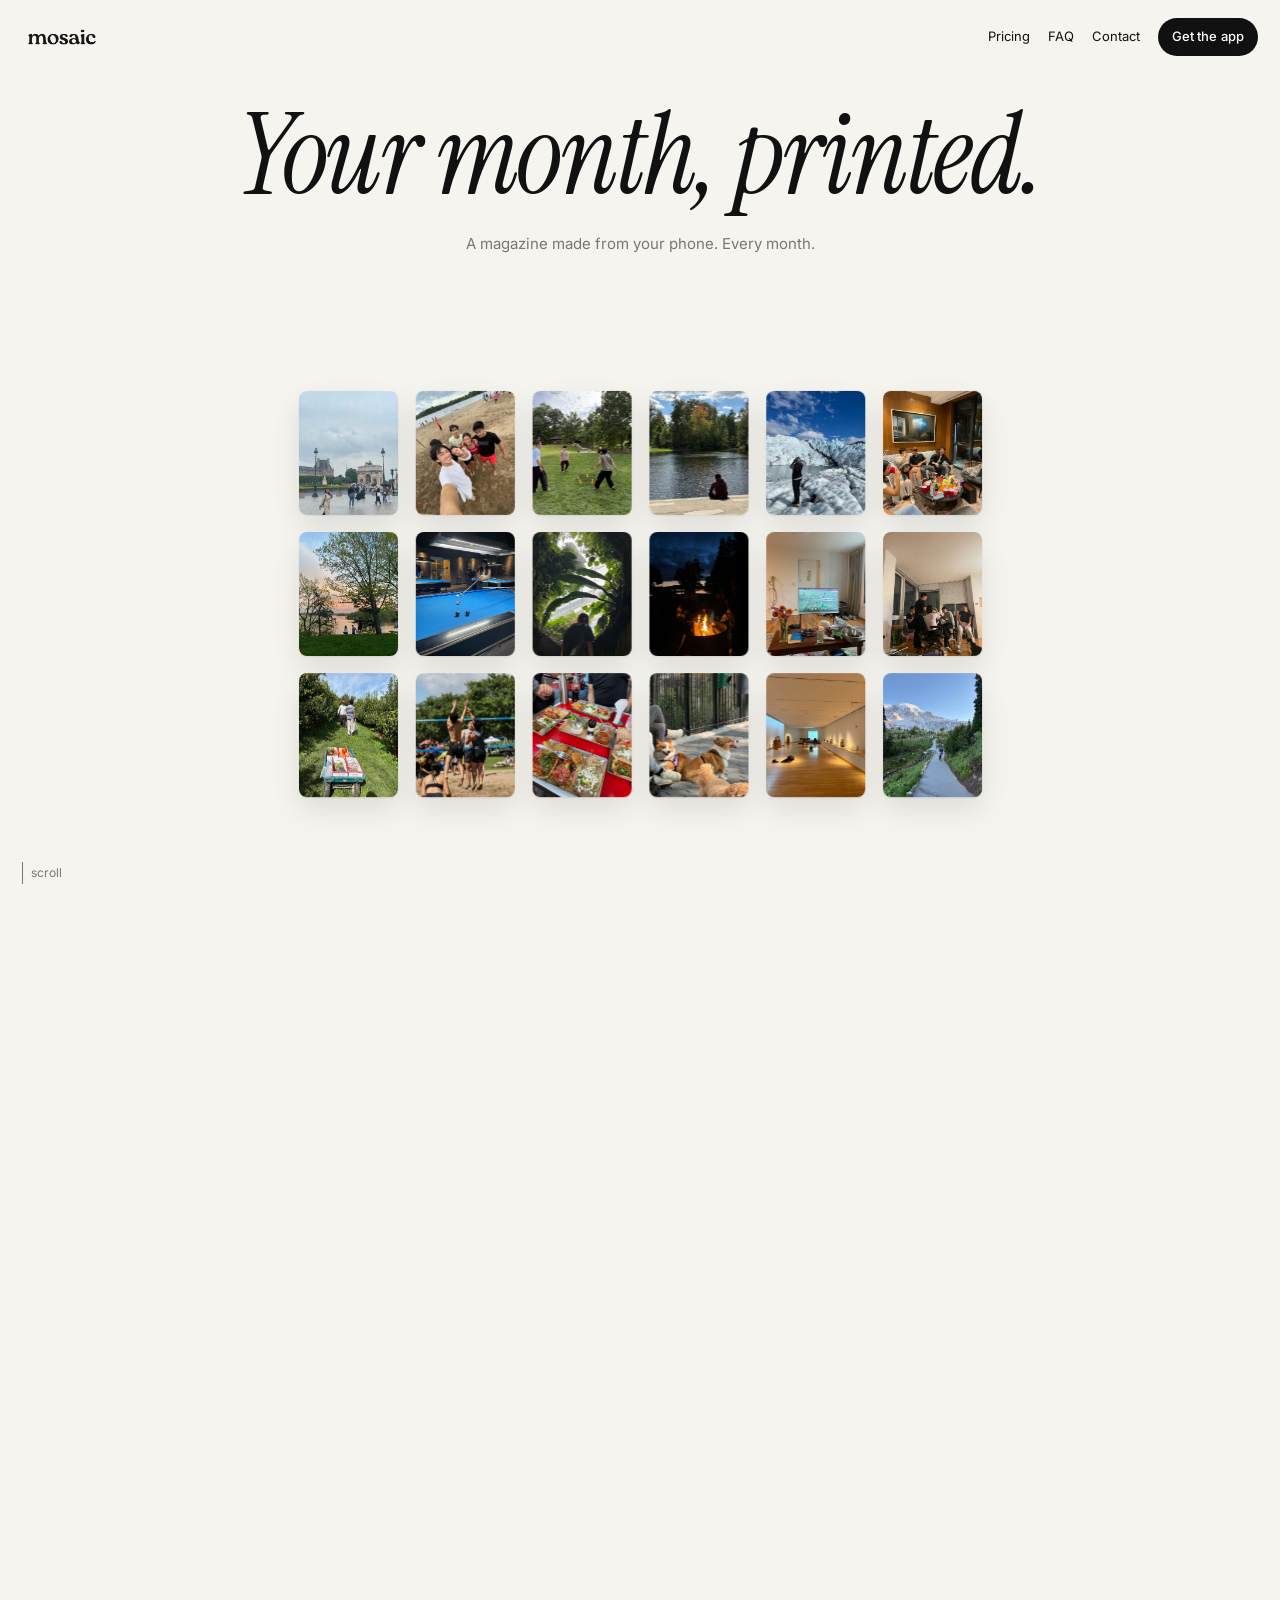
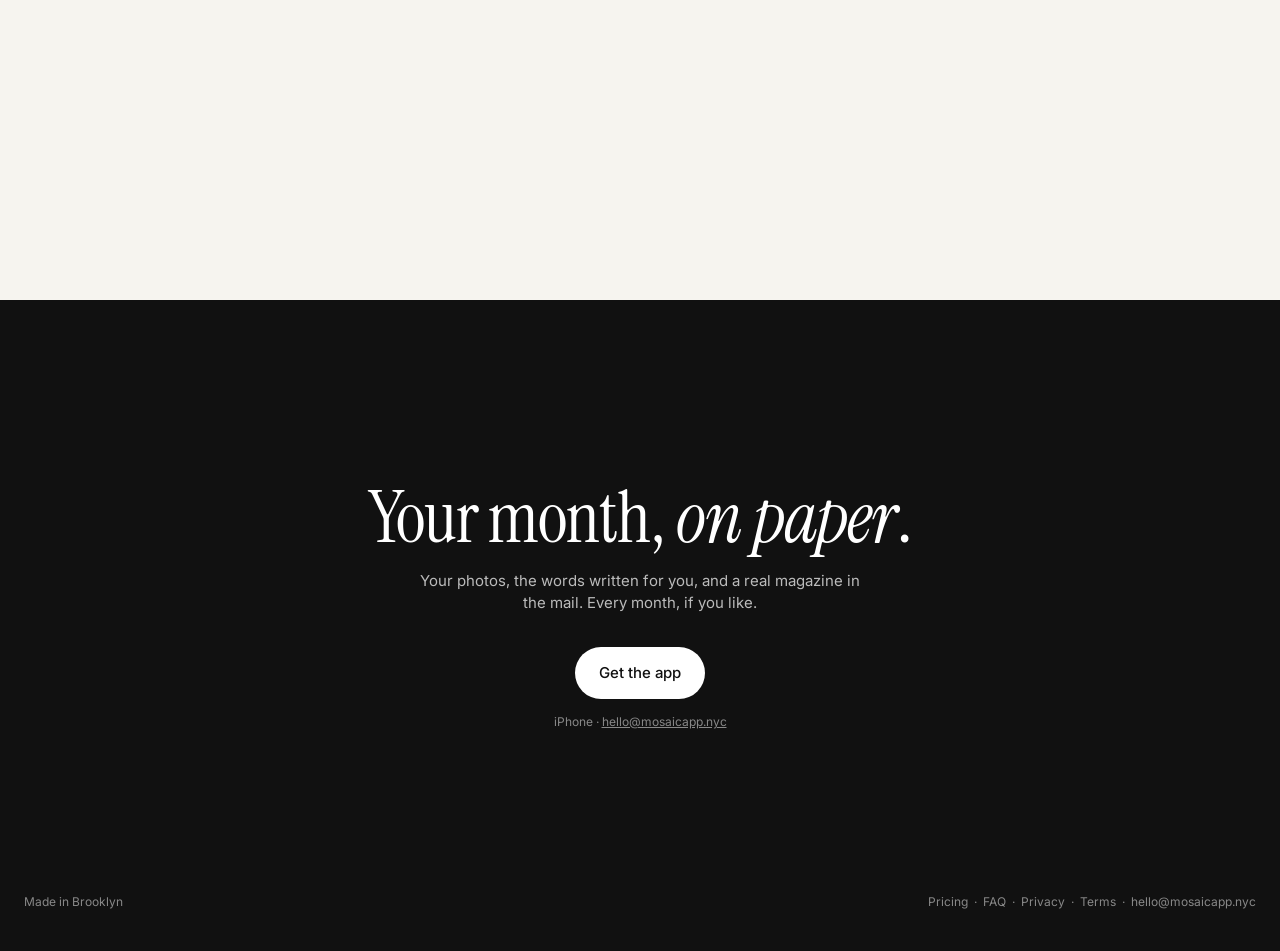
<file: index.html>
<!doctype html>
<html lang="en">
<head>
<meta charset="utf-8">
<meta name="viewport" content="width=device-width, initial-scale=1, viewport-fit=cover">
<title>Mosaic — your month, printed</title>
<meta name="description" content="Pick 30 photos from your month. The words are written for you. A real magazine arrives at your door.">
<meta property="og:title" content="Mosaic — your month, printed">
<meta property="og:description" content="Pick 30 photos. The words are written for you. A magazine arrives at your door.">
<link rel="preconnect" href="https://fonts.googleapis.com">
<link href="https://fonts.googleapis.com/css2?family=Inter:wght@400;500;600&family=Instrument+Serif:ital@0;1&display=swap" rel="stylesheet">
<style>
  :root {
    --ink: #111; --muted: #777; --paper: #f6f4ef; --line: rgba(0,0,0,.08);
    --vh: 100vh;
  }
  * { box-sizing: border-box; }
  html { scroll-behavior: auto; -webkit-text-size-adjust: 100%; }
  body { margin: 0; background: var(--paper); color: var(--ink); font: 16px/1.5 Inter, -apple-system, Helvetica, Arial, sans-serif; overflow-x: hidden; }
  body.ready { }

  /* The scroll track: two full cycles, so a wrap is never visible. */
  #track { position: relative; }
  #stage { position: sticky; top: 0; height: 100vh; height: 100dvh; overflow: hidden; }

  /* Top bar */
  header { position: fixed; inset: 0 0 auto 0; z-index: 20; display: flex; align-items: center; justify-content: space-between;
           padding: 18px 22px; pointer-events: none; }
  header img { height: 22px; width: auto; pointer-events: auto; }
  header nav { display: flex; gap: 18px; align-items: center; pointer-events: auto; font-size: 13px; }
  header nav a { color: var(--ink); text-decoration: none; }
  header nav .cta { background: var(--ink); color: #fff; padding: 9px 14px; border-radius: 999px; font-weight: 500; letter-spacing: .01em; }
  /* Over the dark ending, the bar turns white. */
  header.dark img { filter: invert(1); }
  header.dark nav a { color: #fff; }
  header.dark nav .cta { background: #fff; color: var(--ink); }
  header img, header nav a { transition: filter .3s, color .3s, background .3s; }
  .hint { position: fixed; left: 22px; bottom: 16px; z-index: 20; display: flex; align-items: center; gap: 8px; font-size: 12px; color: var(--muted); transition: opacity .4s; }
  .hint i { display: inline-block; width: 1px; height: 22px; background: var(--muted); animation: drop 1.6s ease-in-out infinite; }
  /* The end of the page: a plain section after the story. */
  #end { position: relative; background: var(--ink); color: #fff; padding: 20vh 24px 40px; text-align: center; }
  #end h2 { font: 400 clamp(34px, 6vw, 72px)/1.05 'Instrument Serif', Georgia, serif; letter-spacing: -0.015em; margin: 0 0 14px; }
  #end h2 i { font-style: italic; }
  #end p { color: #bbb; margin: 0 auto 32px; max-width: 460px; font-size: 15px; }
  #end .cta { display: inline-block; background: #fff; color: var(--ink); text-decoration: none; padding: 15px 24px; border-radius: 999px; font-weight: 500; font-size: 15px; }
  #end small { display: block; margin-top: 14px; color: #888; font-size: 12px; }
  #end footer { margin-top: 18vh; display: flex; justify-content: space-between; font-size: 12px; color: #888; }
  #end footer a { color: #888; text-decoration: none; }
  @keyframes drop { 0% { transform: scaleY(0); transform-origin: top; opacity: 0 } 40% { transform: scaleY(1); opacity: 1 } 100% { transform: scaleY(0); transform-origin: bottom; opacity: 0 } }

  /* Words */
  .words { position: absolute; left: 0; right: 0; top: 11vh; text-align: center; padding: 0 20px; pointer-events: none; }
  .words h1, .words h2 { position: absolute; left: 0; right: 0; margin: 0; padding: 0 20px; opacity: 0; will-change: transform, opacity; }
  .words h1 { font: italic 400 clamp(46px, 9vw, 112px)/1 'Instrument Serif', Georgia, serif; letter-spacing: -0.02em; }
  .words h2 { font: 400 clamp(30px, 5.2vw, 62px)/1.06 'Instrument Serif', Georgia, serif; letter-spacing: -0.015em; }
  .words h2 i { font-style: italic; }
  .words .step { display: block; font: 500 11px/1 Inter, sans-serif; letter-spacing: .22em; color: var(--muted); margin-bottom: 18px; }
  .words .or { display: block; font: 400 15px/1.4 Inter, sans-serif; letter-spacing: 0; color: var(--muted); margin-top: 16px; }
  .words p.sub { position: absolute; left: 0; right: 0; top: 0; margin: 0; padding: 0 20px; color: var(--muted); font-size: 15px; opacity: 0; }

  /* The scene: everything the photos become */
  #scene { position: absolute; inset: 0; }
  .tile { position: absolute; left: 50%; top: 50%; width: var(--tw); height: var(--th); margin: calc(var(--th) / -2) 0 0 calc(var(--tw) / -2);
          border-radius: 8px; background: #ddd center/cover no-repeat; box-shadow: 0 1px 2px rgba(0,0,0,.08), 0 12px 30px rgba(0,0,0,.10);
          will-change: transform, opacity; transform-origin: center; overflow: hidden; }
  .tile::after { content: ""; position: absolute; inset: 0; background: url("data:image/svg+xml;utf8,<svg xmlns='http://www.w3.org/2000/svg' width='120' height='120'><filter id='n'><feTurbulence baseFrequency='.9' numOctaves='2' stitchTiles='stitch'/><feColorMatrix values='0 0 0 0 0 0 0 0 0 0 0 0 0 0 0 0 0 0 .12 0'/></filter><rect width='120' height='120' filter='url(%23n)'/></svg>"); mix-blend-mode: multiply; opacity: .25; }
  .tile.hero { z-index: 30; }
  .counter { position: absolute; left: 50%; transform: translateX(-50%); bottom: 12vh; font: 500 12px/1 Inter, sans-serif; letter-spacing: .2em; color: var(--muted); opacity: 0; }

  /* The page: the hero photo with its words */
  .page { position: absolute; left: 50%; top: 63%; width: min(84vw, 560px); transform: translate(-50%, -50%); display: grid; grid-template-columns: 1fr; gap: 14px; opacity: 0; pointer-events: none; justify-items: center; }
  .page .photo { height: min(30vh, 300px); aspect-ratio: 4/5; width: auto; border-radius: 8px; background: #ccc center/cover; visibility: hidden; }
  .page .cap { font: italic 400 clamp(22px, 3.2vw, 34px)/1.15 'Instrument Serif', Georgia, serif; min-height: 1.2em; }
  .page .desc { font: 400 14px/1.55 Inter, sans-serif; color: #333; min-height: 4.6em; }
  .page .cursor { display: inline-block; width: 2px; height: .95em; background: var(--ink); vertical-align: -0.1em; margin-left: 2px; animation: blink 1s steps(2) infinite; }
  @keyframes blink { 50% { opacity: 0 } }
  @media (min-width: 720px) { .page { grid-template-columns: auto 1fr; gap: 32px; align-items: end; width: min(70vw, 760px); justify-items: start; } .page .photo { height: min(40vh, 400px); } }

  /* The envelope, magazine-sized, with the magazine inside it */
  .env { position: absolute; left: 50%; top: 58%; height: min(50vh, 420px); aspect-ratio: 8.5/11; width: auto; transform: translate(-50%, -50%); opacity: 0; will-change: transform, opacity; }
  .env .back { position: absolute; inset: 0; background: #d6cbb6; border-radius: 4px; box-shadow: 0 30px 60px rgba(0,0,0,.18); }
  .env .back::after { content: ""; position: absolute; left: 0; right: 0; top: 0; height: 12%; background: linear-gradient(180deg, #8f8570, #b8ad98 70%, #cdc2ad); border-radius: 4px 4px 0 0; }
  .env .front { position: absolute; inset: 0; border-radius: 4px; background: #dfd4bf; overflow: hidden;
                /* The torn edge, once the strip is gone. */
                clip-path: polygon(0% 8%, 2% 11%, 4% 8%, 6% 11%, 8% 8%, 10% 11%, 12% 8%, 14% 11%, 16% 8%, 18% 11%, 20% 8%, 22% 11%, 24% 8%, 26% 11%, 28% 8%, 30% 11%, 32% 8%, 34% 11%, 36% 8%, 38% 11%, 40% 8%, 42% 11%, 44% 8%, 46% 11%, 48% 8%, 50% 11%, 52% 8%, 54% 11%, 56% 8%, 58% 11%, 60% 8%, 62% 11%, 64% 8%, 66% 11%, 68% 8%, 70% 11%, 72% 8%, 74% 11%, 76% 8%, 78% 11%, 80% 8%, 82% 11%, 84% 8%, 86% 11%, 88% 8%, 90% 11%, 92% 8%, 94% 11%, 96% 8%, 98% 11%, 100% 8%, 100% 11%, 100% 100%, 0 100%); }
  .env .stripwrap { position: absolute; left: 0; right: 0; top: 0; height: 11.5%; z-index: 2; }
  .env .strip { position: absolute; inset: 0; background: #dfd4bf; border-radius: 4px 4px 0 0;
                clip-path: polygon(0 0, 100% 0, 100% 76%, 100% 76%, 100% 100%, 100% 76%, 98% 100%, 96% 76%, 94% 100%, 92% 76%, 90% 100%, 88% 76%, 86% 100%, 84% 76%, 82% 100%, 80% 76%, 78% 100%, 76% 76%, 74% 100%, 72% 76%, 70% 100%, 68% 76%, 66% 100%, 64% 76%, 62% 100%, 60% 76%, 58% 100%, 56% 76%, 54% 100%, 52% 76%, 50% 100%, 48% 76%, 46% 100%, 44% 76%, 42% 100%, 40% 76%, 38% 100%, 36% 76%, 34% 100%, 32% 76%, 30% 100%, 28% 76%, 26% 100%, 24% 76%, 22% 100%, 20% 76%, 18% 100%, 16% 76%, 14% 100%, 12% 76%, 10% 100%, 8% 76%, 6% 100%, 4% 76%, 2% 100%, 0 76%); }
  /* The torn-off part of the strip: it hangs from the point of the tear
     and swings up as more of it comes free. */
  .env .torn { position: absolute; left: 0; top: 0; height: 11.5%; width: 0; border-radius: 4px 0 0 0;
               background: linear-gradient(90deg, #dfd4bf 0, #dfd4bf calc(100% - 14px), #c9bda6 100%);
               clip-path: polygon(0% 24%, 2% 0, 4% 24%, 6% 0, 8% 24%, 10% 0, 12% 24%, 14% 0, 16% 24%, 18% 0, 20% 24%, 22% 0, 24% 24%, 26% 0, 28% 24%, 30% 0, 32% 24%, 34% 0, 36% 24%, 38% 0, 40% 24%, 42% 0, 44% 24%, 46% 0, 48% 24%, 50% 0, 52% 24%, 54% 0, 56% 24%, 58% 0, 60% 24%, 62% 0, 64% 24%, 66% 0, 68% 24%, 70% 0, 72% 24%, 74% 0, 76% 24%, 78% 0, 80% 24%, 82% 0, 84% 24%, 86% 0, 88% 24%, 90% 0, 92% 24%, 94% 0, 96% 24%, 98% 0, 100% 24%, 100% 0, 100% 100%, 0 100%); box-shadow: 0 10px 18px rgba(0,0,0,.18);
               transform-origin: right 40%; will-change: transform, width, opacity; z-index: 3; }
  .env .label { position: absolute; left: 10%; bottom: 10%; background: #fff; padding: 10px 12px; border-radius: 3px; font: 400 10px/1.5 Inter, sans-serif; color: #333; box-shadow: 0 1px 3px rgba(0,0,0,.15); }
  .env .label b { display: block; font-weight: 600; }
  .env .stamp { position: absolute; right: 9%; top: 17%; width: 34px; height: 40px; border: 1px dashed #8a7a5a; border-radius: 2px; font: italic 400 14px/40px 'Instrument Serif', serif; text-align: center; color: #6b5c3f; }
  .env .front, .env .back, .env .tab { transition: none; }

  .mag { position: absolute; left: 4%; right: 4%; top: 11%; bottom: 3%; border-radius: 3px; will-change: transform; box-shadow: 0 6px 12px rgba(0,0,0,.32), 0 28px 44px rgba(0,0,0,.55); }
  .mag .pg { position: absolute; inset: 0; background: #fff; border-radius: 3px; overflow: hidden; }
  .mag .coverphoto { position: absolute; inset: 0; background: #bbb center/cover; }
  .mag .spine { position: absolute; left: 0; top: 0; bottom: 0; width: 7px; background: linear-gradient(90deg, rgba(0,0,0,.22), rgba(0,0,0,0)); z-index: 1; }
  .mag .sheen { position: absolute; inset: 0; background: linear-gradient(105deg, rgba(255,255,255,.10), rgba(255,255,255,0) 45%); }
  /* The cover as the app sets it: the white wordmark across the top, the
     price and issue number above it, the month under its right end. */
  /* The wordmark image has clear space around the letters (8% each side),
     so it's set wider than the cover and the letters run edge to edge. */
  .mag .masthead { position: absolute; left: -7.2%; top: -3.6%; width: 114.4%; max-width: none; z-index: 2; filter: invert(1) drop-shadow(0 1px 8px rgba(0,0,0,.25)); }
  /* The cover's small type, in the face the October cover uses. */
  .mag .small { position: absolute; z-index: 2; font: 400 clamp(6px, 1.5vh, 9px)/1 'Instrument Serif', Georgia, serif; letter-spacing: .01em; color: #fff; text-shadow: 0 1px 4px rgba(0,0,0,.35); white-space: nowrap; }
  .mag .price { left: 2.5%; top: 1.2%; }
  .mag .issue { left: 50%; top: 1.2%; transform: translateX(-50%); }
  .mag .date  { right: 2.5%; top: 19.4%; }

  .cta-block { position: absolute; left: 0; right: 0; bottom: 10vh; text-align: center; opacity: 0; pointer-events: none; }
  .cta-block a { pointer-events: auto; display: inline-block; background: var(--ink); color: #fff; text-decoration: none; padding: 14px 22px; border-radius: 999px; font-weight: 500; font-size: 15px; }
  .cta-block small { display: block; margin-top: 12px; color: var(--muted); font-size: 12px; }

  @media (prefers-reduced-motion: reduce) { .tile, .mag, .env, .page { transition: none !important; } }
</style>
</head>
<body>
<header>
  <img src="wordmark.png" alt="Mosaic">
  <nav><a href="/pricing">Pricing</a><a href="/faq">FAQ</a><a href="mailto:hello@mosaicapp.nyc">Contact</a><a class="cta" href="https://apps.apple.com/us/app/mosaic-magazines/id6813240704">Get the app</a></nav>
</header>
<div class="hint" id="hint"><i></i> scroll</div>

<div id="track">
  <div id="stage">
    <div class="words">
      <h1 id="h0">Your month, printed.</h1>
      <p class="sub" id="s0">A magazine made from your phone. Every month.</p>
      <h2 id="h1"><span class="step">01</span>Pick photos from<br>your <i>camera roll</i>.</h2>
      <h2 id="h2"><span class="step">02</span>The words are<br><i>written for you</i>.<span class="or">Or write them yourself.</span></h2>
      <h2 id="h3"><span class="step">03</span>Printed, and<br><i>at your door</i>.</h2>
    </div>

    <div id="scene">
      <div class="counter" id="counter">0 PHOTOS</div>
      <div class="page" id="page">
        <div class="photo" id="pagephoto"></div>
        <div>
          <div class="cap" id="cap"></div>
          <div class="desc" id="desc"></div>
        </div>
      </div>
      <div class="env" id="env">
        <div class="back"></div>
        <div class="mag" id="mag">
          <div class="pg cover" id="cover">
            <div class="coverphoto" id="coverphoto"></div>
            <div class="sheen"></div>
            <img class="masthead" src="wordmark.png" alt="mosaic">
            <div class="small price">$9.99</div>
            <div class="small issue">Issue 1</div>
            <div class="small date">October 2026</div>
            <div class="spine"></div>
          </div>
        </div>
        <div class="front">
          <div class="stamp">m</div>
          <div class="label"><b>You</b>Your door<br>Your city</div>
        </div>
        <div class="stripwrap" id="stripwrap"><div class="strip"></div></div>
        <div class="torn" id="torn"></div>
      </div>
    </div>
  </div>
</div>

<section id="end">
  <h2>Your month, <i>on paper</i>.</h2>
  <p>Your photos, the words written for you, and a real magazine in the mail. Every month, if you like.</p>
  <a class="cta" href="https://apps.apple.com/us/app/mosaic-magazines/id6813240704">Get the app</a>
  <small>iPhone · <a href="mailto:hello@mosaicapp.nyc?subject=Mosaic" style="color:#888">hello@mosaicapp.nyc</a></small>
  <footer><span>Made in Brooklyn</span><span><a href="/pricing">Pricing</a> &nbsp;·&nbsp; <a href="/faq">FAQ</a> &nbsp;·&nbsp; <a href="/privacy">Privacy</a> &nbsp;·&nbsp; <a href="/terms">Terms</a> &nbsp;·&nbsp; <a href="mailto:hello@mosaicapp.nyc">hello@mosaicapp.nyc</a></span></footer>
</section>

<script>
(() => {
  // ---- Photos. Put image URLs here and the tiles use them; anything null
  // is a coloured placeholder so the page never looks broken.
  // The first one is the photograph that grows into the page.
  const PHOTOS = [5, 1, 2, 3, 4, 6, 7, 8, 9, 10, 11, 12, 13, 14, 15, 16, 17, 18].map((n) => `photos/${n}.jpg`);
  const HUES = [24, 200, 340, 96, 42, 262, 180, 8, 150, 300, 60, 220, 330, 120, 30, 250, 190, 12];
  const CAPTION = "Paris, in the rain.";
  const DESC = "Umbrellas up outside the Louvre, the arch behind, and a grey afternoon nobody minded. Tuesday, and the best day of the trip.";

  const scene = document.getElementById("scene");
  const N = PHOTOS.length;
  const tiles = [];
  for (let i = 0; i < N; i++) {
    const t = document.createElement("div");
    t.className = "tile" + (i === 0 ? " hero" : "");
    const h = HUES[i % HUES.length];
    t.style.background = PHOTOS[i] ? `url(${PHOTOS[i]}) center/cover` :
      `linear-gradient(${135 + (i * 37) % 90}deg, hsl(${h} 45% ${62 + (i % 3) * 6}%), hsl(${(h + 40) % 360} 40% ${40 + (i % 4) * 5}%))`;
    scene.appendChild(t); tiles.push(t);
  }
  const heroBG = tiles[0].style.background;
  document.getElementById("pagephoto").style.background = heroBG;
  document.getElementById("coverphoto").style.background = "url(photos/cover.jpg) center/cover";

  const $ = (id) => document.getElementById(id);
  const el = { h0: $("h0"), s0: $("s0"), h1: $("h1"), h2: $("h2"), h3: $("h3"), counter: $("counter"),
               page: $("page"), pagephoto: $("pagephoto"), cap: $("cap"), desc: $("desc"), mag: $("mag"), env: $("env"),
               stripwrap: $("stripwrap"), torn: $("torn"), hint: $("hint") };

  // ---- Helpers
  const clamp = (x, a = 0, b = 1) => Math.max(a, Math.min(b, x));
  const seg = (t, a, b) => clamp((t - a) / (b - a));
  const io = (x) => x < .5 ? 2 * x * x : 1 - Math.pow(-2 * x + 2, 2) / 2;      // ease in-out
  const out = (x) => 1 - Math.pow(1 - x, 3);
  const lerp = (a, b, x) => a + (b - a) * x;

  // ---- Layout numbers, recomputed on resize
  let W = 0, H = 0, tw = 0, th = 0, grid = [], pile = [], pageRect = null;
  function layout() {
    W = innerWidth; H = innerHeight;
    const cols = W < 720 ? 4 : 6, rows = Math.ceil(N / cols);
    tw = Math.min(W / cols * 0.7, 120, H * 0.11); th = tw * 1.25;
    document.documentElement.style.setProperty("--tw", tw + "px");
    document.documentElement.style.setProperty("--th", th + "px");
    const gapX = tw * 1.18, gapY = th * 1.14;
    grid = tiles.map((_, i) => ({ x: (i % cols - (cols - 1) / 2) * gapX, y: (Math.floor(i / cols) - (rows - 1) / 2) * gapY + H * 0.16 }));
    // The pile: a loose stack, each a little off the last.
    let seed = 7; const rnd = () => (seed = (seed * 9301 + 49297) % 233280) / 233280;
    pile = tiles.map((_, i) => ({ x: (rnd() - .5) * tw * 0.5, y: (rnd() - .5) * th * 0.25 + H * 0.12, r: (rnd() - .5) * 22 }));
    pile[0] = { x: 0, y: H * 0.12, r: -2 };
    const r = el.pagephoto.getBoundingClientRect();
    pageRect = { x: r.left + r.width / 2 - W / 2, y: r.top + r.height / 2 - H / 2, w: r.width, h: r.height };
  }

  function show(node, o, y = 0, s = 1) { node.style.opacity = o; node.style.transform = `translateY(${y}px) scale(${s})`; }

  // ---- The story, as a function of t in [0, 1)
  function render(t) {
    // Words
    show(el.h0, 1 - seg(t, .08, .13), lerp(0, -30, seg(t, .08, .13)));
    el.s0.style.top = `calc(clamp(46px, 9vw, 112px) + 22px)`;
    show(el.s0, 1 - seg(t, .06, .11), lerp(0, -20, seg(t, .06, .11)));
    const wordIn = (node, a, b, c, d) => show(node, seg(t, a, b) * (1 - seg(t, c, d)), lerp(24, 0, out(seg(t, a, b))) + lerp(0, -24, seg(t, c, d)));
    wordIn(el.h1, .13, .19, .32, .36);
    wordIn(el.h2, .37, .43, .54, .58);
    wordIn(el.h3, .58, .64, .76, .82);   // the magazine takes the stage

    // Tiles: grid (t<.14) → pile (.14–.32) → hero becomes the page photo (.34–.42), others sink → return as next month's grid (.9–1)
    const toPile = io(seg(t, .12, .30));
    const sink = seg(t, .34, .42);
    for (let i = 0; i < N; i++) {
      const g = grid[i], p = pile[i];
      const delay = (i / N) * 0.6;
      const k = io(seg(toPile, delay * 0.6, delay * 0.6 + 0.45));
      let x = lerp(g.x, p.x, k), y = lerp(g.y, p.y, k), r = lerp(0, p.r, k), s = 1, o = 1;
      if (i === 0) {
        // The hero grows into the page's photograph.
        const m = io(sink);
        x = lerp(x, pageRect.x, m); y = lerp(y, pageRect.y, m); r = lerp(r, 0, m);
        s = lerp(1, pageRect.w / tw, m);
        o = 1 - seg(t, .43, .45);
      } else {
        o = 1 - sink;
        y += sink * 40 * (1 + (i % 3));
      }
      tiles[i].style.transform = `translate(${x}px, ${y}px) rotate(${r}deg) scale(${s})`;
      tiles[i].style.opacity = o;
    }
    // Counter
    const count = Math.round(lerp(0, N, seg(t, .14, .30)));
    el.counter.textContent = `${count} PHOTO${count === 1 ? "" : "S"}`;
    el.counter.style.opacity = seg(t, .13, .16) * (1 - seg(t, .31, .34));

    // The page with words (.43–.60)
    const pageOn = seg(t, .43, .45) * (1 - seg(t, .56, .60));
    el.page.style.opacity = pageOn;
    el.pagephoto.style.visibility = t > .43 && t < .60 ? "visible" : "hidden";
    const capN = Math.round(CAPTION.length * seg(t, .45, .50));
    const descN = Math.round(DESC.length * seg(t, .50, .58));
    el.cap.innerHTML = CAPTION.slice(0, capN) + (t > .45 && t < .50 ? '<span class="cursor"></span>' : "");
    el.desc.innerHTML = DESC.slice(0, descN) + (t >= .50 && t < .58 ? '<span class="cursor"></span>' : "");
    el.page.style.transform = `translate(-50%, -50%) translateY(${lerp(0, -40, seg(t, .56, .60))}px) scale(${lerp(1, .92, seg(t, .56, .60))})`;

    // The envelope (.62–.68) arrives sealed. The strip tears across the
    // top (.70–.79). The magazine slides up out of it (.81–.93), and the
    // envelope drops away, leaving the magazine (.93–1).
    const envIn = out(seg(t, .58, .64));
    const tear = io(seg(t, .66, .74));
    const rise = io(seg(t, .75, .87));
    const settle = io(seg(t, .85, .92));
    const envH = el.env.getBoundingClientRect().height || 1;
    el.env.style.opacity = envIn;
    // The envelope sinks as the magazine climbs, so the pair stays centred.
    el.env.style.transform = `translate(-50%, -50%) translateY(${lerp(80, 0, envIn) + rise * envH * 0.35}px) rotate(${lerp(-3, 0, envIn)}deg) scale(${lerp(.94, 1, envIn)})`;
    el.env.querySelector(".front").style.opacity = 1 - settle;
    el.env.querySelector(".back").style.opacity = 1 - settle;
    // The strip goes from the left; the torn-off piece travels with it.
    // What's still attached is clipped away from the left as the tear
    // advances; the freed part hangs from the tear point, lifting and
    // curling upward, and flies off once the strip is all the way across.
    el.stripwrap.style.clipPath = `inset(0 0 0 ${tear * 100}%)`;
    const gone = seg(tear, .92, 1);
    el.torn.style.width = `${tear * 100}%`;
    el.torn.style.opacity = tear > 0 ? 1 - gone : 0;
    // Pulled from the left corner: the freed part pivots on the tear point,
    // lifting and folding back the way a strip does in the hand, so the
    // tear runs left to right and ends at the far corner.
    // A half-turn about the tear point itself: the freed part lies doubled
    // back above the envelope, still joined to it where the tear is.
    el.torn.style.transform = `translate(${gone * 30}%, ${-gone * 90}%) rotate(${180 - tear * 5}deg)`;
    // The magazine: hidden inside until it rises; out and centred at the end.
    el.mag.style.transform = `translateY(${-rise * 88 + settle * 52}%)`;
    el.mag.style.opacity = 1;
    el.hint.style.opacity = t < .05 ? 1 : 0;
    document.querySelector("header").classList.toggle("dark", document.getElementById("end").getBoundingClientRect().top < 40);
  }

  // ---- One pass: the story takes nine screens of scrolling, then the
  // stage stays on its last frame while the ending scrolls into view.
  const track = document.getElementById("track");
  let cycle = 0;
  function size() {
    layout();
    cycle = Math.round(H * 10);
    track.style.height = (cycle + H) + "px";
    tick();
  }
  let raf = 0;
  function tick() {
    raf = 0;
    render(clamp(scrollY / cycle, 0, 0.999));
  }
  addEventListener("scroll", () => { if (!raf) raf = requestAnimationFrame(tick); }, { passive: true });
  addEventListener("resize", size);
  document.fonts?.ready.then(size);
  size();
  requestAnimationFrame(size); setTimeout(size, 250);
  document.body.classList.add("ready");
})();
</script>
</body>
</html>
</file>
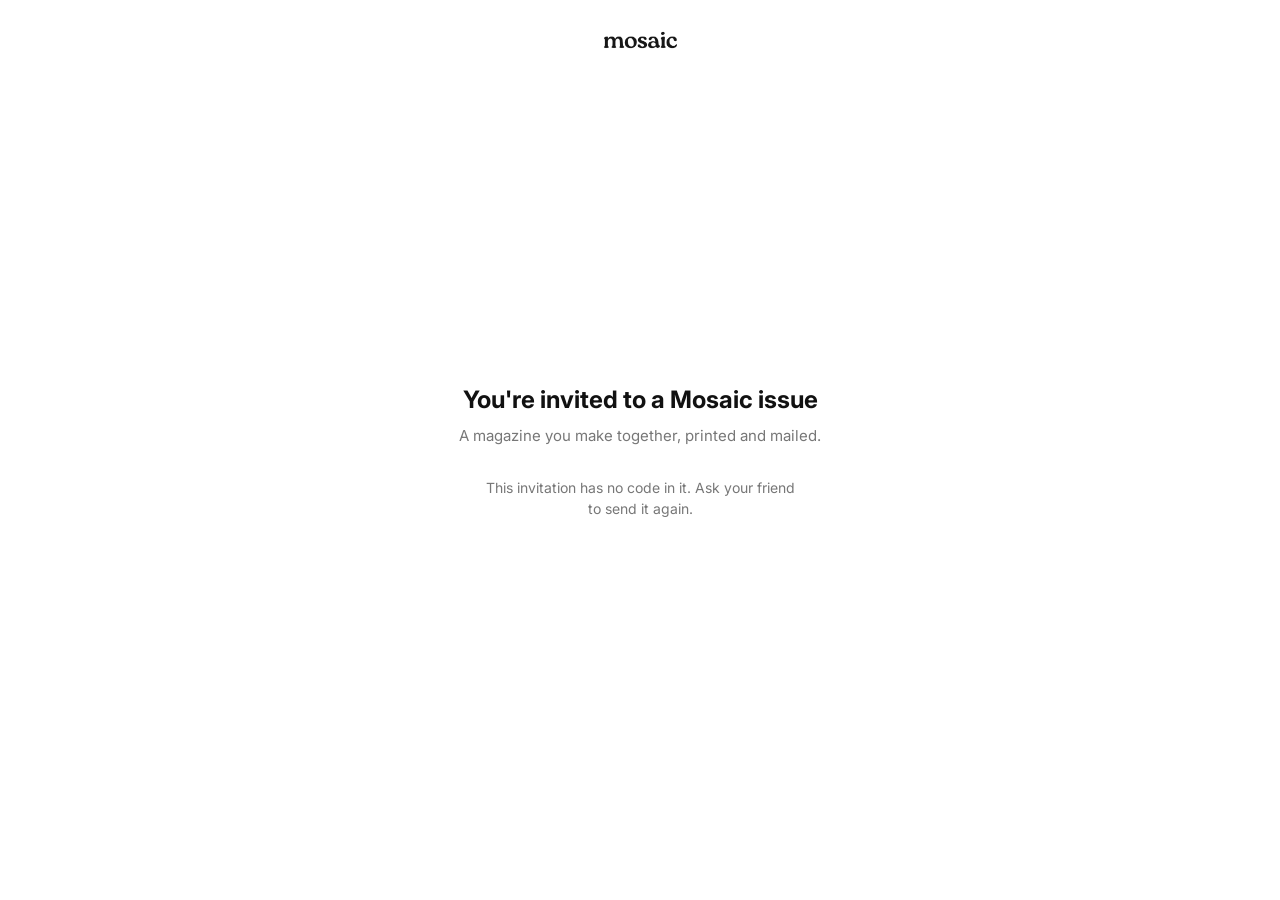
<file: join/index.html>
<!doctype html>
<html lang="en">
<head>
<meta charset="utf-8">
<meta name="viewport" content="width=device-width, initial-scale=1, viewport-fit=cover">
<title>Join a Mosaic issue</title>
<meta name="description" content="You've been invited to make a magazine together on Mosaic.">
<meta property="og:title" content="You're invited to a Mosaic issue">
<meta property="og:description" content="Add your photos to a magazine you're making together.">
<meta property="og:image" content="https://mosaicapp.nyc/wordmark-email.png">
<meta name="robots" content="noindex">
<link rel="preconnect" href="https://fonts.googleapis.com">
<link href="https://fonts.googleapis.com/css2?family=Inter:wght@400;500;600;700&display=swap" rel="stylesheet">
<style>
  :root { --ink: #111; --muted: #777; }
  * { box-sizing: border-box; }
  body { margin: 0; background: #fff; color: var(--ink); font: 16px/1.5 Inter, -apple-system, Helvetica, Arial, sans-serif;
         -webkit-text-size-adjust: 100%; min-height: 100vh; min-height: 100dvh; display: flex; flex-direction: column; align-items: center; }
  header { padding: 28px 22px 0; }
  header img { height: 24px; width: auto; display: block; }
  main { flex: 1; width: 100%; max-width: 420px; padding: 0 28px 48px; display: flex; flex-direction: column; align-items: center; justify-content: center; text-align: center; }
  h1 { font: 700 24px/1.25 Inter, -apple-system, sans-serif; margin: 0 0 10px; }
  p { color: var(--muted); font-size: 15px; margin: 0; }
  .label { font-size: 13px; color: var(--muted); margin: 34px 0 4px; }
  .code { font-size: 44px; font-weight: 700; letter-spacing: .14em; margin: 0 0 30px; padding-left: .14em; }
  a.btn { display: block; width: 100%; max-width: 300px; background: #000; color: #fff; text-decoration: none; padding: 17px 24px;
          border-radius: 999px; font-weight: 600; letter-spacing: .1em; font-size: 13px; text-transform: uppercase; }
  a.btn.quiet { background: #fff; color: var(--ink); border: 1px solid rgba(0,0,0,.2); margin-top: 12px; }
  .steps { margin-top: 30px; font-size: 14px; color: var(--muted); max-width: 320px; }
  .steps b { color: var(--ink); font-weight: 600; }
  [hidden] { display: none !important; }
</style>
</head>
<body>
<header><a href="https://mosaicapp.nyc"><img src="/wordmark.png" alt="Mosaic"></a></header>
<main>
  <h1>You're invited to a Mosaic issue</h1>
  <p>A magazine you make together, printed and mailed.</p>

  <div id="invite" hidden>
    <div class="label">Your code</div>
    <div class="code" id="code"></div>
    <a class="btn" id="open" href="#">Open in Mosaic</a>
    <a class="btn quiet" id="get" href="#" hidden>Get Mosaic</a>
    <p class="steps" id="how"></p>
  </div>

  <div id="missing" hidden>
    <p class="steps">This invitation has no code in it. Ask your friend to send it again.</p>
  </div>
</main>
<script>
(function () {
  // The App Store page, once there is one. Left empty until then: the
  // button stays hidden and the words say what to do instead.
  var APP_STORE = "https://apps.apple.com/us/app/mosaic-magazines/id6813240704";

  var raw = new URLSearchParams(location.search).get("code") || location.hash || "";
  var code = raw.replace(/\D/g, "").slice(0, 6);
  if (code.length !== 6) { document.getElementById("missing").hidden = false; return; }

  document.getElementById("invite").hidden = false;
  document.getElementById("code").textContent = code.slice(0, 3) + " " + code.slice(3);
  var link = "mosaics://join/" + code;
  document.getElementById("open").href = link;

  var get = document.getElementById("get");
  var how = document.getElementById("how");
  if (APP_STORE) {
    get.href = APP_STORE; get.hidden = false;
    how.innerHTML = "<b>Don't have Mosaic yet?</b> Get the app, then come back and tap this invitation again. Or choose With friends in the app and type the code.";
  } else {
    how.innerHTML = "<b>Nothing happened?</b> You need the Mosaic app first. Once you have it, tap this invitation again, or choose With friends in the app and type the code.";
  }

  // Straight into the app when it's there. If it isn't, nothing happens
  // and this page stays, with the code to type by hand.
  setTimeout(function () { location.href = link; }, 500);
})();
</script>
</body>
</html>
</file>
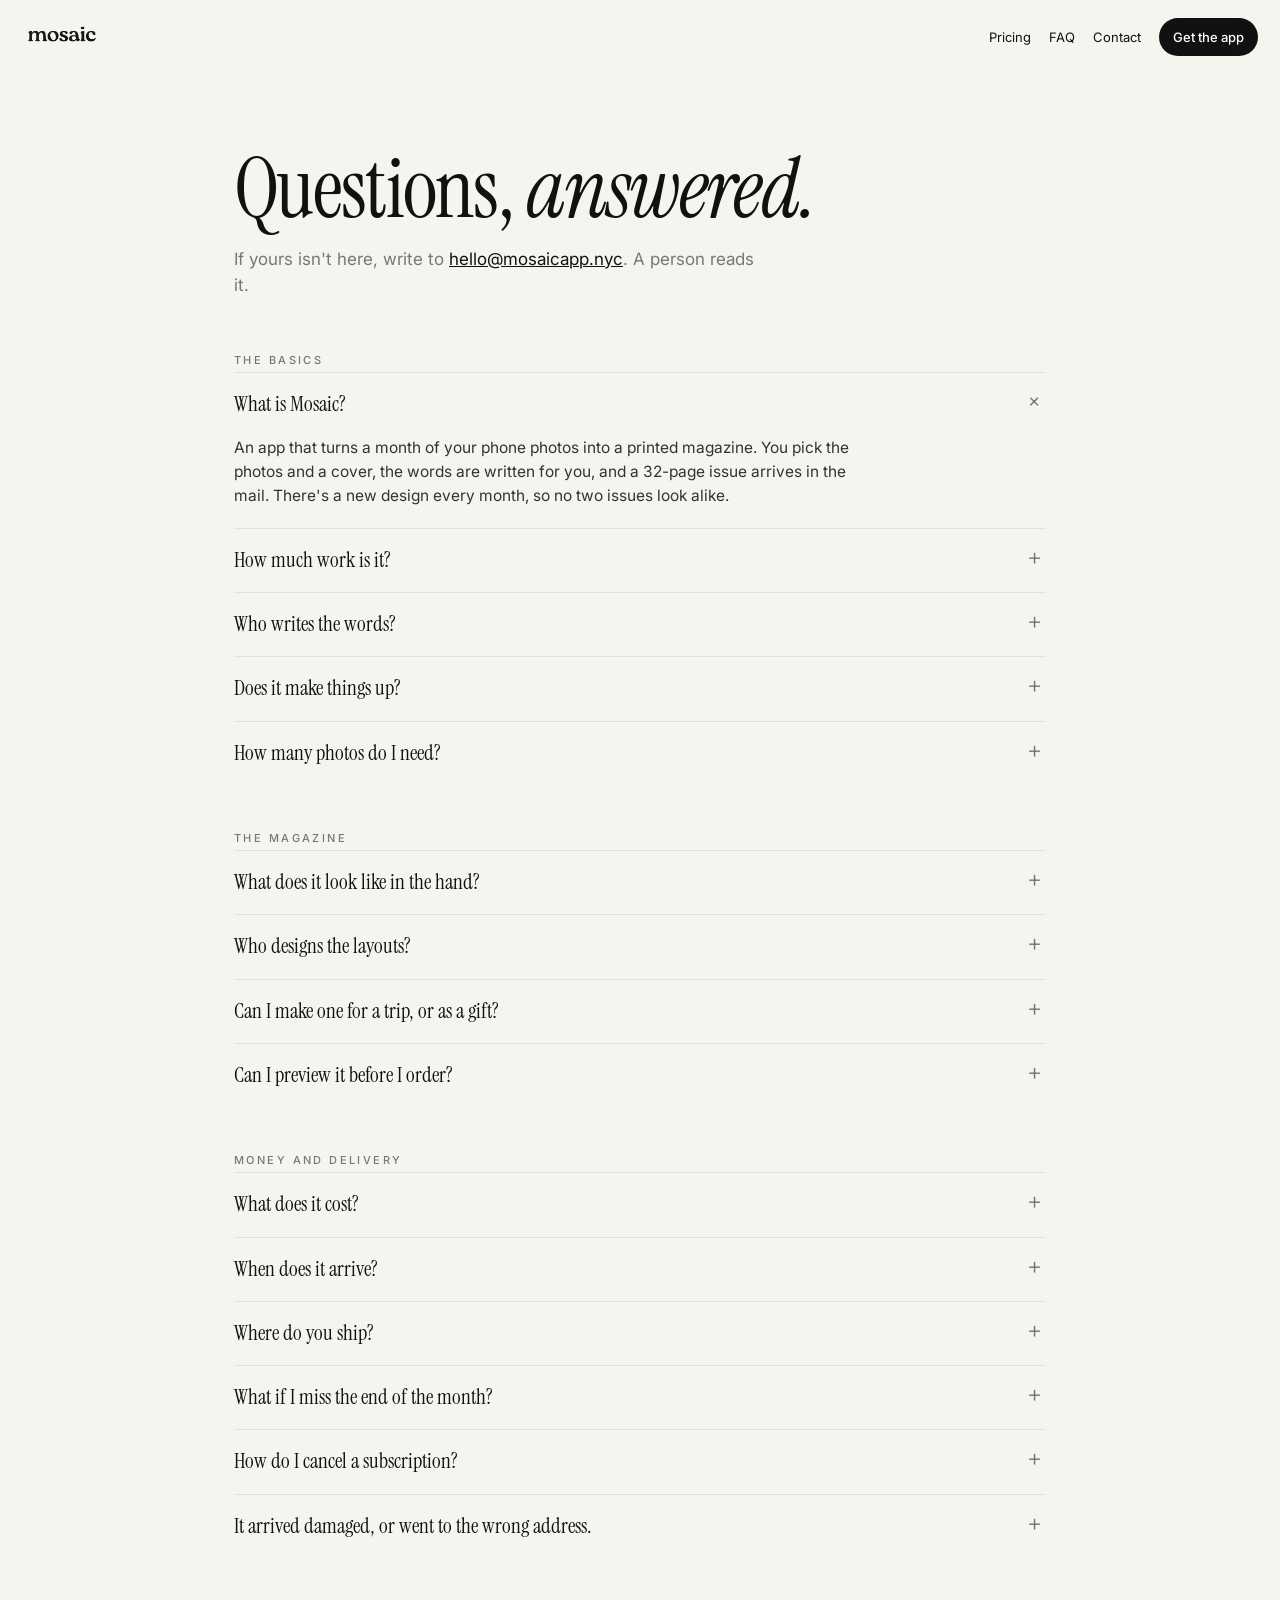
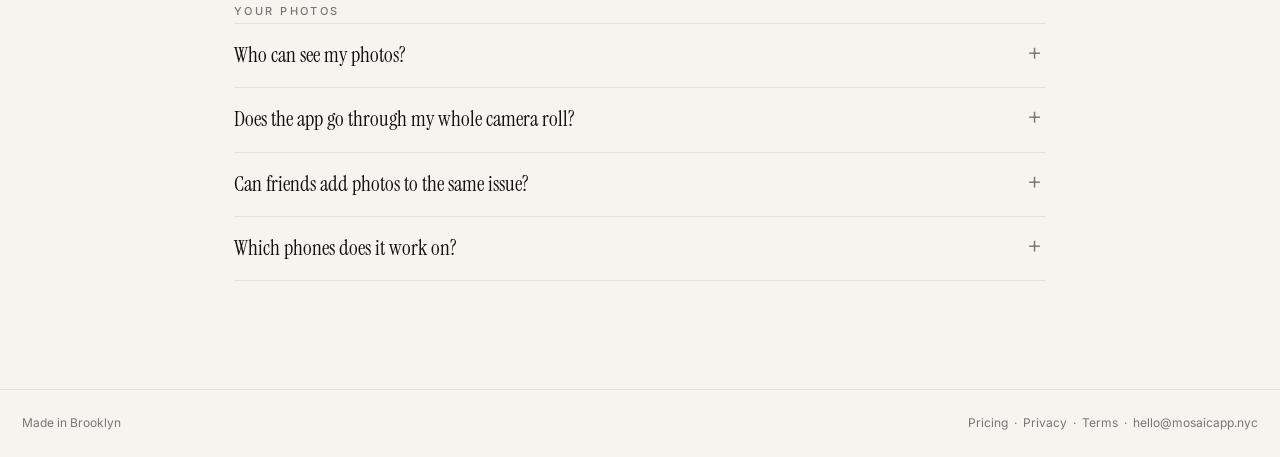
<file: faq.html>
<!doctype html>
<html lang="en">
<head>
<meta charset="utf-8">
<meta name="viewport" content="width=device-width, initial-scale=1, viewport-fit=cover">
<title>FAQ — Mosaic</title>
<meta name="description" content="How Mosaic works, what it costs, and what happens to your photos.">
<link rel="preconnect" href="https://fonts.googleapis.com">
<link href="https://fonts.googleapis.com/css2?family=Inter:wght@400;500;600&family=Instrument+Serif:ital@0;1&display=swap" rel="stylesheet">
<link rel="stylesheet" href="_shared.css">
<style>
  h2 { font: 500 11px/1 Inter, sans-serif; letter-spacing: .22em; text-transform: uppercase; color: var(--muted); margin: 48px 0 6px; }
  details { border-top: 1px solid var(--line); }
  details:last-of-type { border-bottom: 1px solid var(--line); }
  summary { list-style: none; cursor: pointer; padding: 18px 36px 18px 0; font: 400 21px/1.3 'Instrument Serif', Georgia, serif; position: relative; }
  summary::-webkit-details-marker { display: none; }
  summary::after { content: "+"; position: absolute; right: 4px; top: 16px; font: 300 24px/1 Inter, sans-serif; color: var(--muted); transition: transform .2s; }
  details[open] summary::after { transform: rotate(45deg); }
  details p { margin: 0 0 20px; color: #333; max-width: 620px; font-size: 15.5px; }
  details a { color: var(--ink); }
</style>
</head>
<body>
<header>
  <a href="/"><img src="wordmark.png" alt="Mosaic"></a>
  <nav><a class="quiet" href="/pricing">Pricing</a><a class="quiet" href="/faq">FAQ</a><a href="mailto:hello@mosaicapp.nyc">Contact</a><a class="cta" href="https://apps.apple.com/us/app/mosaic-magazines/id6813240704">Get the app</a></nav>
</header>
<main>
  <h1>Questions, <i>answered.</i></h1>
  <p class="lede">If yours isn't here, write to <a href="mailto:hello@mosaicapp.nyc" style="color:var(--ink)">hello@mosaicapp.nyc</a>. A person reads it.</p>

  <h2>The basics</h2>
  <details open><summary>What is Mosaic?</summary><p>An app that turns a month of your phone photos into a printed magazine. You pick the photos and a cover, the words are written for you, and a 32-page issue arrives in the mail. There's a new design every month, so no two issues look alike.</p></details>
  <details><summary>How much work is it?</summary><p>About ten minutes. Pick your photos, choose a cover, read over the words and change any you like, then order. You can do it in one sitting at the end of the month or add photos as the month goes.</p></details>
  <details><summary>Who writes the words?</summary><p>Mosaic does, from the photos themselves: where they were taken, the day, what's plainly going on in them. Every caption and description is yours to edit, or to clear and write from scratch. Anything you write stays exactly as you wrote it.</p></details>
  <details><summary>Does it make things up?</summary><p>It's built not to. It only uses what the photo shows and the facts attached to it, and it's told to say less rather than invent. If you'd rather it said nothing at all for a photo, clear the box and write your own line.</p></details>
  <details><summary>How many photos do I need?</summary><p>It depends on the month's design, and the app keeps count for you. Most designs take around thirty. Fewer than that and the issue won't be complete; you can't add more than the design has room for.</p></details>

  <h2>The magazine</h2>
  <details><summary>What does it look like in the hand?</summary><p>8.5 by 11 inches, 32 pages plus the cover, perfect bound with a glossy cover on premium paper. Full-bleed photographs, printed on a professional press. It's a magazine, not a photo book.</p></details>
  <details><summary>Who designs the layouts?</summary><p>A designer publishes a new issue design every month. Your photos and words flow into it on their own, with no cropping or dragging to do. The design changes; the process doesn't.</p></details>
  <details><summary>Can I make one for a trip, or as a gift?</summary><p>Yes. A single issue is exactly that: one month, or one occasion, printed once. You can also order extra copies of any issue to send to someone else, and they travel in the same parcel.</p></details>
  <details><summary>Can I preview it before I order?</summary><p>Always. Once the issue is complete you can page through the whole thing in the app before anything is charged or printed.</p></details>

  <h2>Money and delivery</h2>
  <details><summary>What does it cost?</summary><p>A single issue is $45. A subscription is $35 a month, month to month. Both include printing and shipping. See <a href="/pricing">Pricing</a> for extra copies and second issues.</p></details>
  <details><summary>When does it arrive?</summary><p>Your issue goes to print as soon as you order, and usually arrives within two weeks. The app shows where it is and tells you when it ships.</p></details>
  <details><summary>Where do you ship?</summary><p>Anywhere in the United States, included in the price, and to Canada for $5 more, added at checkout. More countries later.</p></details>
  <details><summary>What if I miss the end of the month?</summary><p>Nothing is lost. Your photos stay where they are and roll into the next month's issue. If you're a subscriber, the month you paid for but didn't use carries over: your card isn't charged again until you've made your next issue.</p></details>
  <details><summary>How do I cancel a subscription?</summary><p>In the app, on the You tab, tap Cancel subscription. It takes effect at the end of the month you've already paid for, and a month you haven't used stays with you as credit for one issue. There's no minimum term and no fee. No emails to send, no one to convince.</p></details>
  <details><summary>It arrived damaged, or went to the wrong address.</summary><p>Send us a photo of the damage and we'll reprint and repost at no cost; you don't need to send it back. If the address was wrong and it hasn't gone to the printer yet, we can change it. Once it's printing we can't, but we can reprint to the right one.</p></details>

  <h2>Your photos</h2>
  <details><summary>Who can see my photos?</summary><p>Nobody but you, the printer, and the service that drafts your text. They're stored privately and used only to make your issue. We don't use them to train anything and we don't sell anything about you.</p></details>
  <details><summary>Does the app go through my whole camera roll?</summary><p>No. You choose the photos. The app only sees the ones you pick.</p></details>
  <details><summary>Can friends add photos to the same issue?</summary><p>Yes. A group issue has a code that friends enter in Mosaic to join it. Everyone adds photos, and the words are written for all of them.</p></details>
  <details><summary>Which phones does it work on?</summary><p>iPhone, from October 2026. Android isn't planned yet.</p></details>
</main>
<footer><span>Made in Brooklyn</span><span><a href="/pricing">Pricing</a> &nbsp;·&nbsp; <a href="/privacy">Privacy</a> &nbsp;·&nbsp; <a href="/terms">Terms</a> &nbsp;·&nbsp; <a href="mailto:hello@mosaicapp.nyc">hello@mosaicapp.nyc</a></span></footer>
</body>
</html>
</file>
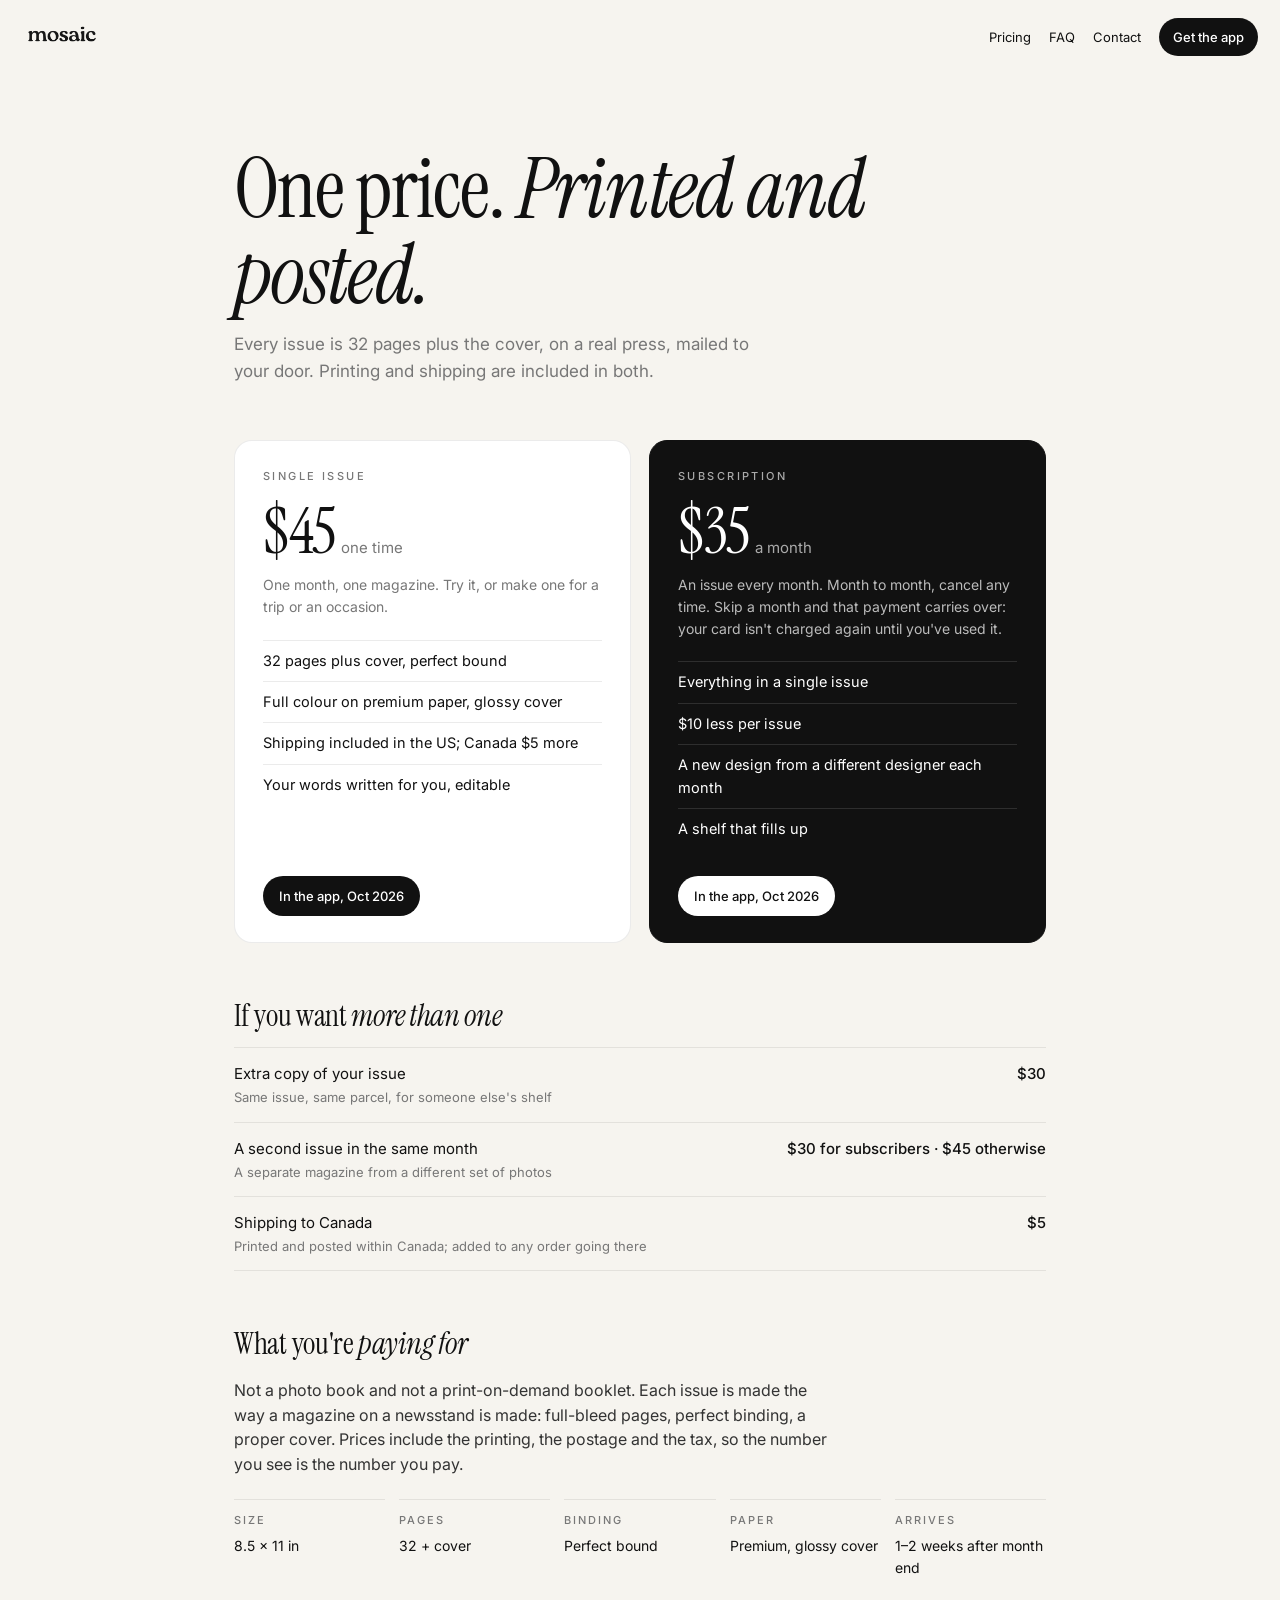
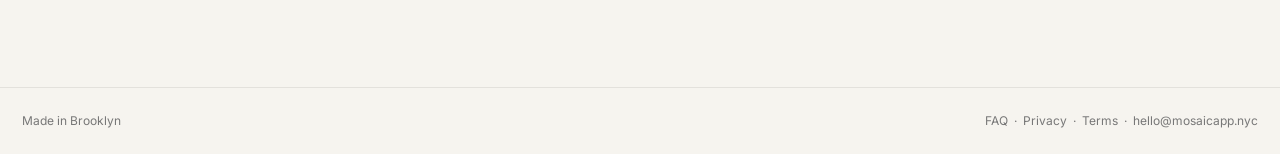
<file: pricing.html>
<!doctype html>
<html lang="en">
<head>
<meta charset="utf-8">
<meta name="viewport" content="width=device-width, initial-scale=1, viewport-fit=cover">
<title>Pricing — Mosaic</title>
<meta name="description" content="A single issue, or a subscription. Printing and shipping included.">
<link rel="preconnect" href="https://fonts.googleapis.com">
<link href="https://fonts.googleapis.com/css2?family=Inter:wght@400;500;600&family=Instrument+Serif:ital@0;1&display=swap" rel="stylesheet">
<link rel="stylesheet" href="_shared.css">
<style>
  .plans { display: grid; grid-template-columns: 1fr 1fr; gap: 18px; margin-bottom: 56px; }
  .plan { background: #fff; border-radius: 18px; padding: 30px 28px 26px; border: 1px solid var(--line); display: flex; flex-direction: column; }
  .plan.dark { background: var(--ink); color: #fff; border-color: var(--ink); }
  .plan .name { font: 500 11px/1 Inter, sans-serif; letter-spacing: .22em; text-transform: uppercase; color: var(--muted); margin-bottom: 18px; }
  .plan.dark .name { color: #aaa; }
  .plan .price { font: 400 clamp(44px, 6vw, 64px)/1 'Instrument Serif', Georgia, serif; letter-spacing: -0.02em; }
  .plan .price small { font: 400 15px/1 Inter, sans-serif; color: var(--muted); margin-left: 6px; letter-spacing: 0; }
  .plan.dark .price small { color: #aaa; }
  .plan .for { margin: 10px 0 22px; color: var(--muted); font-size: 14px; }
  .plan.dark .for { color: #bbb; }
  .plan ul { list-style: none; margin: 0 0 26px; padding: 0; font-size: 14.5px; }
  .plan li { padding: 9px 0; border-top: 1px solid var(--line); }
  .plan.dark li { border-color: rgba(255,255,255,.12); }
  .plan .pill { margin-top: auto; align-self: flex-start; font-size: 13px; font-weight: 500; padding: 10px 16px; border-radius: 999px; background: var(--ink); color: #fff; }
  .plan.dark .pill { background: #fff; color: var(--ink); }
  .extras { margin: 0 0 56px; }
  .extras h2, .what h2 { font: 400 30px/1.15 'Instrument Serif', Georgia, serif; margin: 0 0 14px; letter-spacing: -0.01em; }
  .extras h2 i, .what h2 i { font-style: italic; }
  .row { display: flex; justify-content: space-between; gap: 16px; padding: 14px 0; border-top: 1px solid var(--line); font-size: 15px; }
  .row:last-child { border-bottom: 1px solid var(--line); }
  .row span:last-child { white-space: nowrap; font-weight: 500; }
  .row small { display: block; color: var(--muted); font-size: 13px; margin-top: 2px; }
  .what p { color: #333; max-width: 600px; }
  .what .spec { display: grid; grid-template-columns: repeat(auto-fit, minmax(150px, 1fr)); gap: 14px; margin-top: 22px; }
  .what .spec div { border-top: 1px solid var(--line); padding-top: 12px; font-size: 14px; }
  .what .spec b { display: block; font-weight: 500; font-size: 11px; letter-spacing: .18em; color: var(--muted); text-transform: uppercase; margin-bottom: 6px; }
  @media (max-width: 680px) { .plans { grid-template-columns: 1fr; } }
</style>
</head>
<body>
<header>
  <a href="/"><img src="wordmark.png" alt="Mosaic"></a>
  <nav><a class="quiet" href="/pricing">Pricing</a><a class="quiet" href="/faq">FAQ</a><a href="mailto:hello@mosaicapp.nyc">Contact</a><a class="cta" href="https://apps.apple.com/us/app/mosaic-magazines/id6813240704">Get the app</a></nav>
</header>
<main>
  <h1>One price. <i>Printed and posted.</i></h1>
  <p class="lede">Every issue is 32 pages plus the cover, on a real press, mailed to your door. Printing and shipping are included in both.</p>

  <div class="plans">
    <section class="plan">
      <div class="name">Single issue</div>
      <div class="price">$45<small>one time</small></div>
      <div class="for">One month, one magazine. Try it, or make one for a trip or an occasion.</div>
      <ul>
        <li>32 pages plus cover, perfect bound</li>
        <li>Full colour on premium paper, glossy cover</li>
        <li>Shipping included in the US; Canada $5 more</li>
        <li>Your words written for you, editable</li>
      </ul>
      <span class="pill">In the app, Oct 2026</span>
    </section>
    <section class="plan dark">
      <div class="name">Subscription</div>
      <div class="price">$35<small>a month</small></div>
      <div class="for">An issue every month. Month to month, cancel any time. Skip a month and that payment carries over: your card isn't charged again until you've used it.</div>
      <ul>
        <li>Everything in a single issue</li>
        <li>$10 less per issue</li>
        <li>A new design from a different designer each month</li>
        <li>A shelf that fills up</li>
      </ul>
      <span class="pill">In the app, Oct 2026</span>
    </section>
  </div>

  <section class="extras">
    <h2>If you want <i>more than one</i></h2>
    <div class="row"><span>Extra copy of your issue<small>Same issue, same parcel, for someone else's shelf</small></span><span>$30</span></div>
    <div class="row"><span>A second issue in the same month<small>A separate magazine from a different set of photos</small></span><span>$30 for subscribers · $45 otherwise</span></div>
    <div class="row"><span>Shipping to Canada<small>Printed and posted within Canada; added to any order going there</small></span><span>$5</span></div>
  </section>

  <section class="what">
    <h2>What you're <i>paying for</i></h2>
    <p>Not a photo book and not a print-on-demand booklet. Each issue is made the way a magazine on a newsstand is made: full-bleed pages, perfect binding, a proper cover. Prices include the printing, the postage and the tax, so the number you see is the number you pay.</p>
    <div class="spec">
      <div><b>Size</b>8.5 × 11 in</div>
      <div><b>Pages</b>32 + cover</div>
      <div><b>Binding</b>Perfect bound</div>
      <div><b>Paper</b>Premium, glossy cover</div>
      <div><b>Arrives</b>1–2 weeks after month end</div>
    </div>
  </section>
</main>
<footer><span>Made in Brooklyn</span><span><a href="/faq">FAQ</a> &nbsp;·&nbsp; <a href="/privacy">Privacy</a> &nbsp;·&nbsp; <a href="/terms">Terms</a> &nbsp;·&nbsp; <a href="mailto:hello@mosaicapp.nyc">hello@mosaicapp.nyc</a></span></footer>
</body>
</html>
</file>
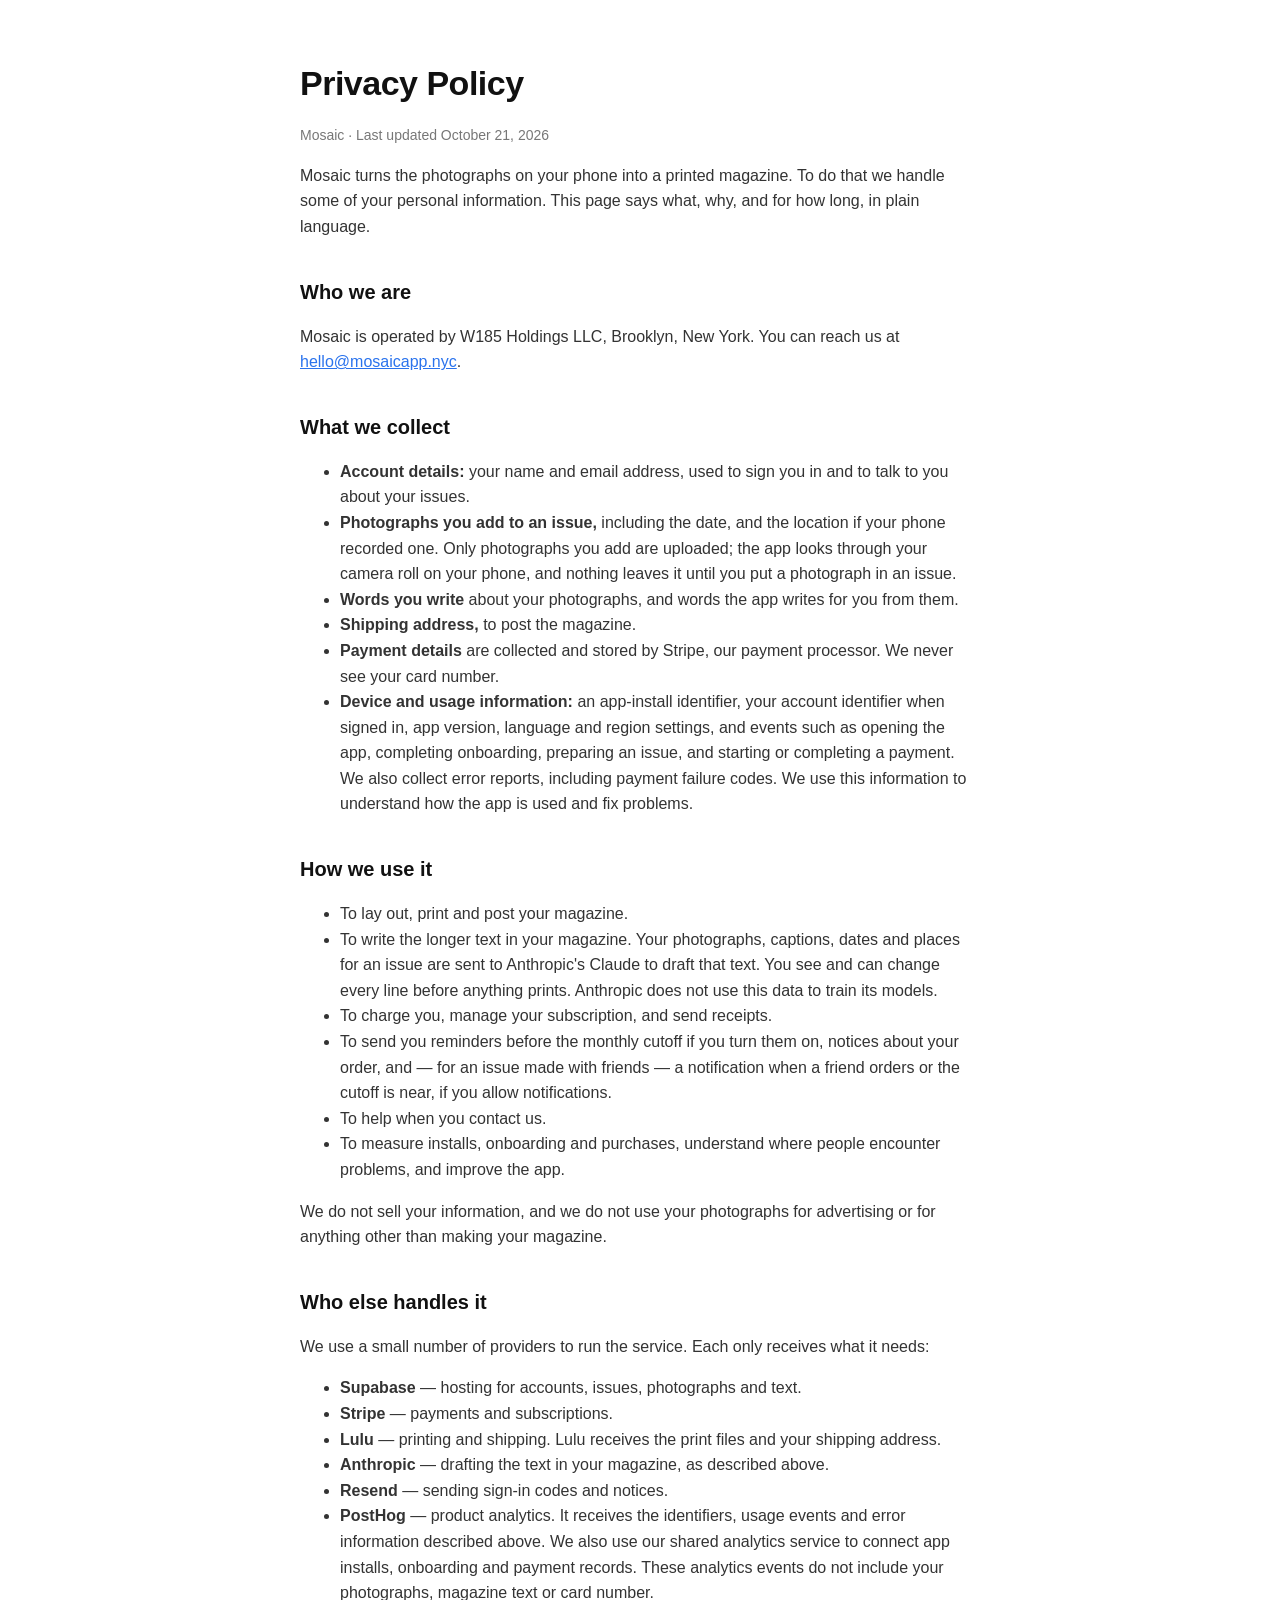
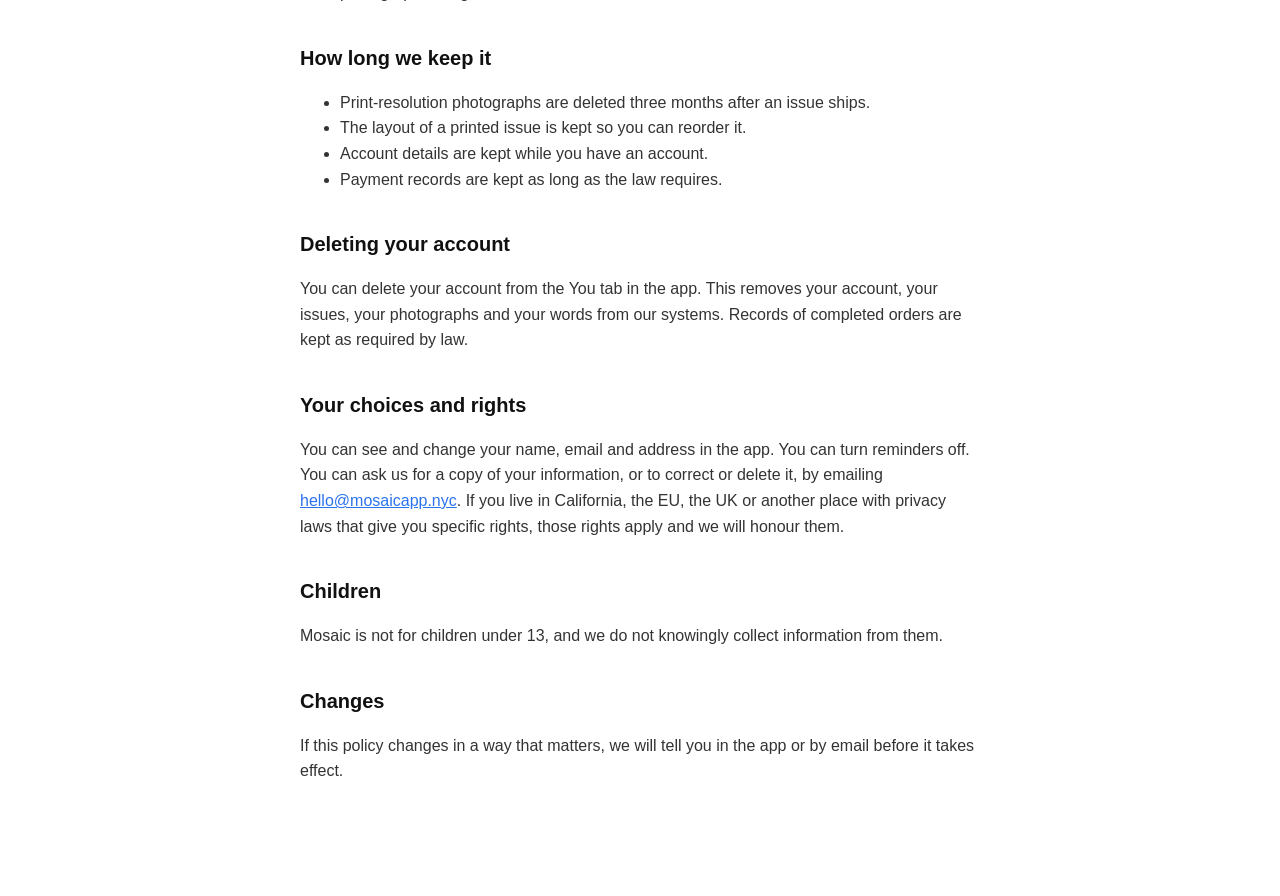
<file: privacy.html>
<!doctype html>
<html lang="en">
<head>
<meta charset="utf-8">
<meta name="viewport" content="width=device-width, initial-scale=1">
<title>Privacy Policy — Mosaic</title>
<style>
  body { font: 16px/1.6 -apple-system, Inter, Helvetica, Arial, sans-serif; color: #111; background: #fff; margin: 0; }
  main { max-width: 680px; margin: 0 auto; padding: 56px 24px 96px; }
  h1 { font-size: 34px; letter-spacing: -0.5px; margin: 0 0 6px; }
  h2 { font-size: 20px; margin: 36px 0 8px; }
  p, li { color: #333; }
  .meta { color: #777; font-size: 14px; }
  a { color: #2a73ed; }
</style>
</head>
<body>
<main>
<h1>Privacy Policy</h1>
<p class="meta">Mosaic · Last updated October 21, 2026</p>

<p>Mosaic turns the photographs on your phone into a printed magazine. To do that we handle some of your personal information. This page says what, why, and for how long, in plain language.</p>

<h2>Who we are</h2>
<p>Mosaic is operated by W185 Holdings LLC, Brooklyn, New York. You can reach us at <a href="mailto:hello@mosaicapp.nyc">hello@mosaicapp.nyc</a>.</p>

<h2>What we collect</h2>
<ul>
  <li><strong>Account details:</strong> your name and email address, used to sign you in and to talk to you about your issues.</li>
  <li><strong>Photographs you add to an issue,</strong> including the date, and the location if your phone recorded one. Only photographs you add are uploaded; the app looks through your camera roll on your phone, and nothing leaves it until you put a photograph in an issue.</li>
  <li><strong>Words you write</strong> about your photographs, and words the app writes for you from them.</li>
  <li><strong>Shipping address,</strong> to post the magazine.</li>
  <li><strong>Payment details</strong> are collected and stored by Stripe, our payment processor. We never see your card number.</li>
  <li><strong>Device and usage information:</strong> an app-install identifier, your account identifier when signed in, app version, language and region settings, and events such as opening the app, completing onboarding, preparing an issue, and starting or completing a payment. We also collect error reports, including payment failure codes. We use this information to understand how the app is used and fix problems.</li>
</ul>

<h2>How we use it</h2>
<ul>
  <li>To lay out, print and post your magazine.</li>
  <li>To write the longer text in your magazine. Your photographs, captions, dates and places for an issue are sent to Anthropic's Claude to draft that text. You see and can change every line before anything prints. Anthropic does not use this data to train its models.</li>
  <li>To charge you, manage your subscription, and send receipts.</li>
  <li>To send you reminders before the monthly cutoff if you turn them on, notices about your order, and — for an issue made with friends — a notification when a friend orders or the cutoff is near, if you allow notifications.</li>
  <li>To help when you contact us.</li>
  <li>To measure installs, onboarding and purchases, understand where people encounter problems, and improve the app.</li>
</ul>
<p>We do not sell your information, and we do not use your photographs for advertising or for anything other than making your magazine.</p>

<h2>Who else handles it</h2>
<p>We use a small number of providers to run the service. Each only receives what it needs:</p>
<ul>
  <li><strong>Supabase</strong> — hosting for accounts, issues, photographs and text.</li>
  <li><strong>Stripe</strong> — payments and subscriptions.</li>
  <li><strong>Lulu</strong> — printing and shipping. Lulu receives the print files and your shipping address.</li>
  <li><strong>Anthropic</strong> — drafting the text in your magazine, as described above.</li>
  <li><strong>Resend</strong> — sending sign-in codes and notices.</li>
  <li><strong>PostHog</strong> — product analytics. It receives the identifiers, usage events and error information described above. We also use our shared analytics service to connect app installs, onboarding and payment records. These analytics events do not include your photographs, magazine text or card number.</li>
</ul>

<h2>How long we keep it</h2>
<ul>
  <li>Print-resolution photographs are deleted three months after an issue ships.</li>
  <li>The layout of a printed issue is kept so you can reorder it.</li>
  <li>Account details are kept while you have an account.</li>
  <li>Payment records are kept as long as the law requires.</li>
</ul>

<h2>Deleting your account</h2>
<p>You can delete your account from the You tab in the app. This removes your account, your issues, your photographs and your words from our systems. Records of completed orders are kept as required by law.</p>

<h2>Your choices and rights</h2>
<p>You can see and change your name, email and address in the app. You can turn reminders off. You can ask us for a copy of your information, or to correct or delete it, by emailing <a href="mailto:hello@mosaicapp.nyc">hello@mosaicapp.nyc</a>. If you live in California, the EU, the UK or another place with privacy laws that give you specific rights, those rights apply and we will honour them.</p>

<h2>Children</h2>
<p>Mosaic is not for children under 13, and we do not knowingly collect information from them.</p>

<h2>Changes</h2>
<p>If this policy changes in a way that matters, we will tell you in the app or by email before it takes effect.</p>
</main>
</body>
</html>
</file>
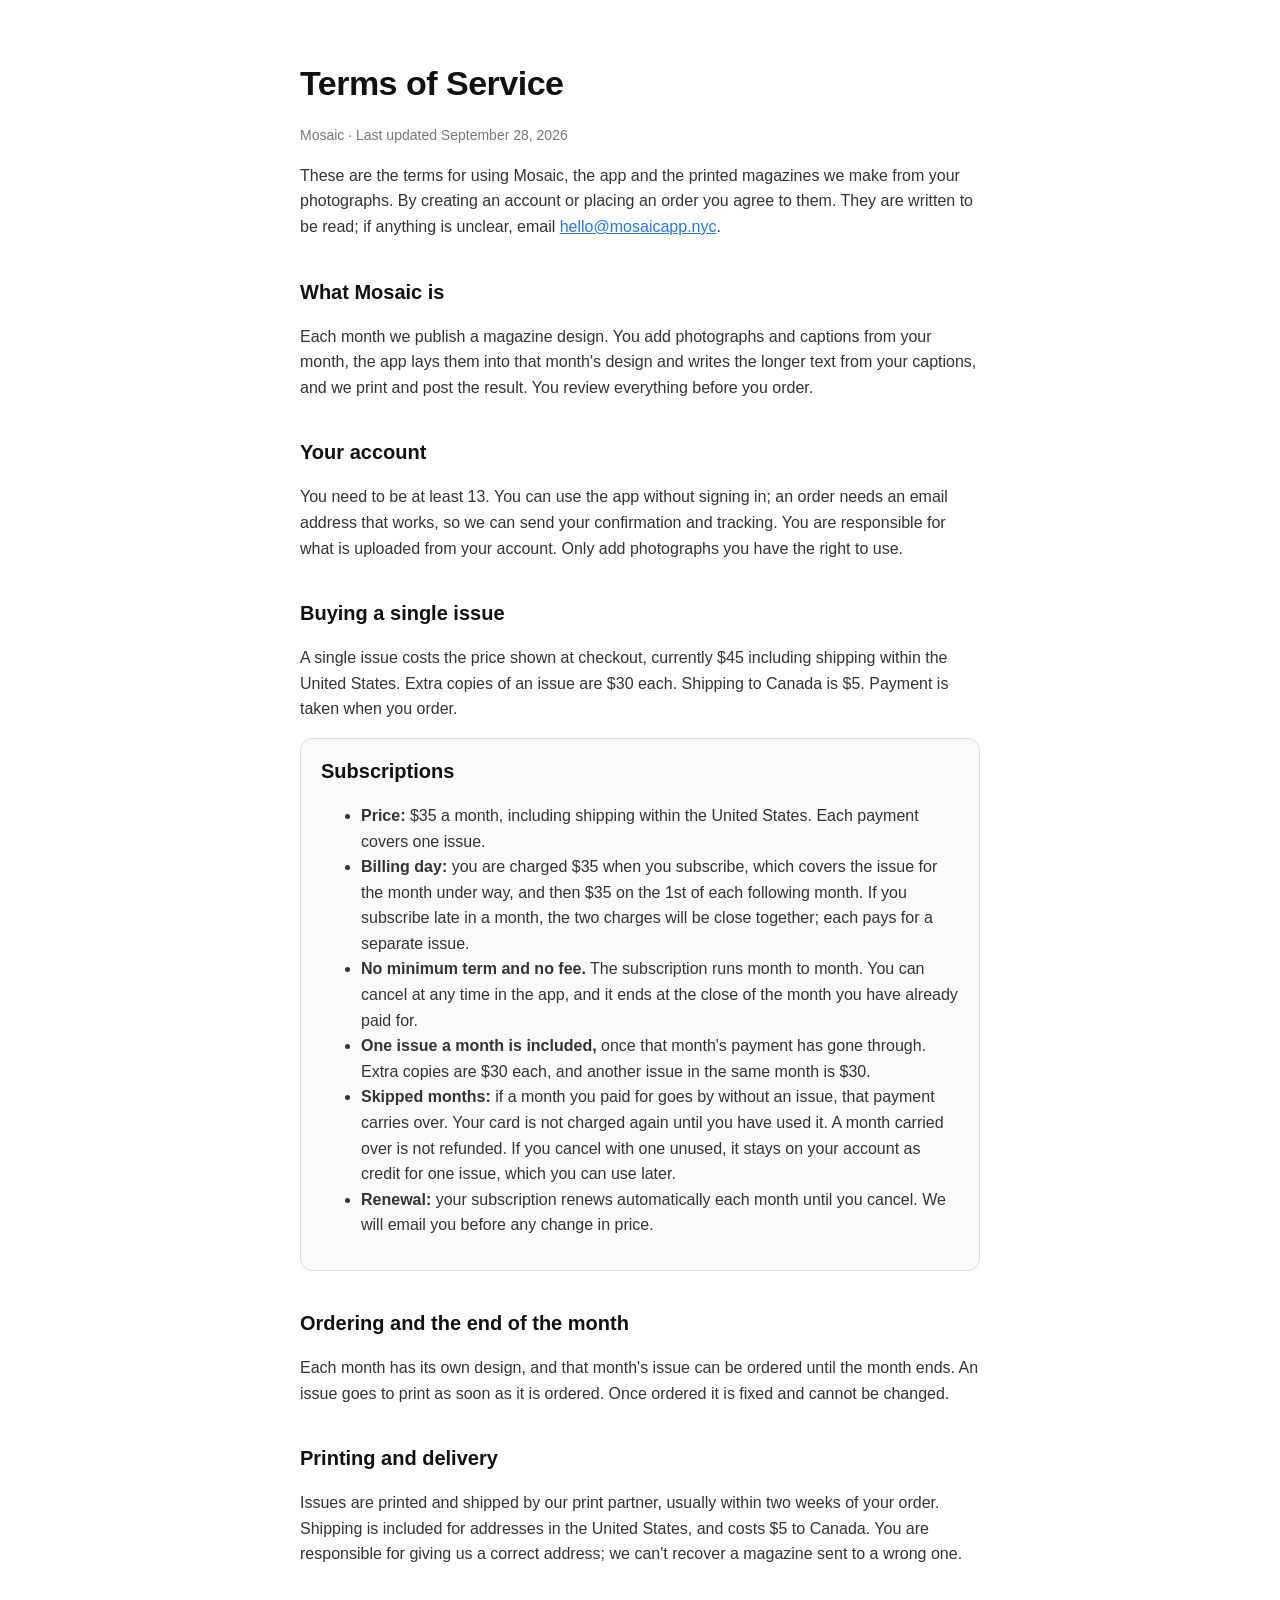
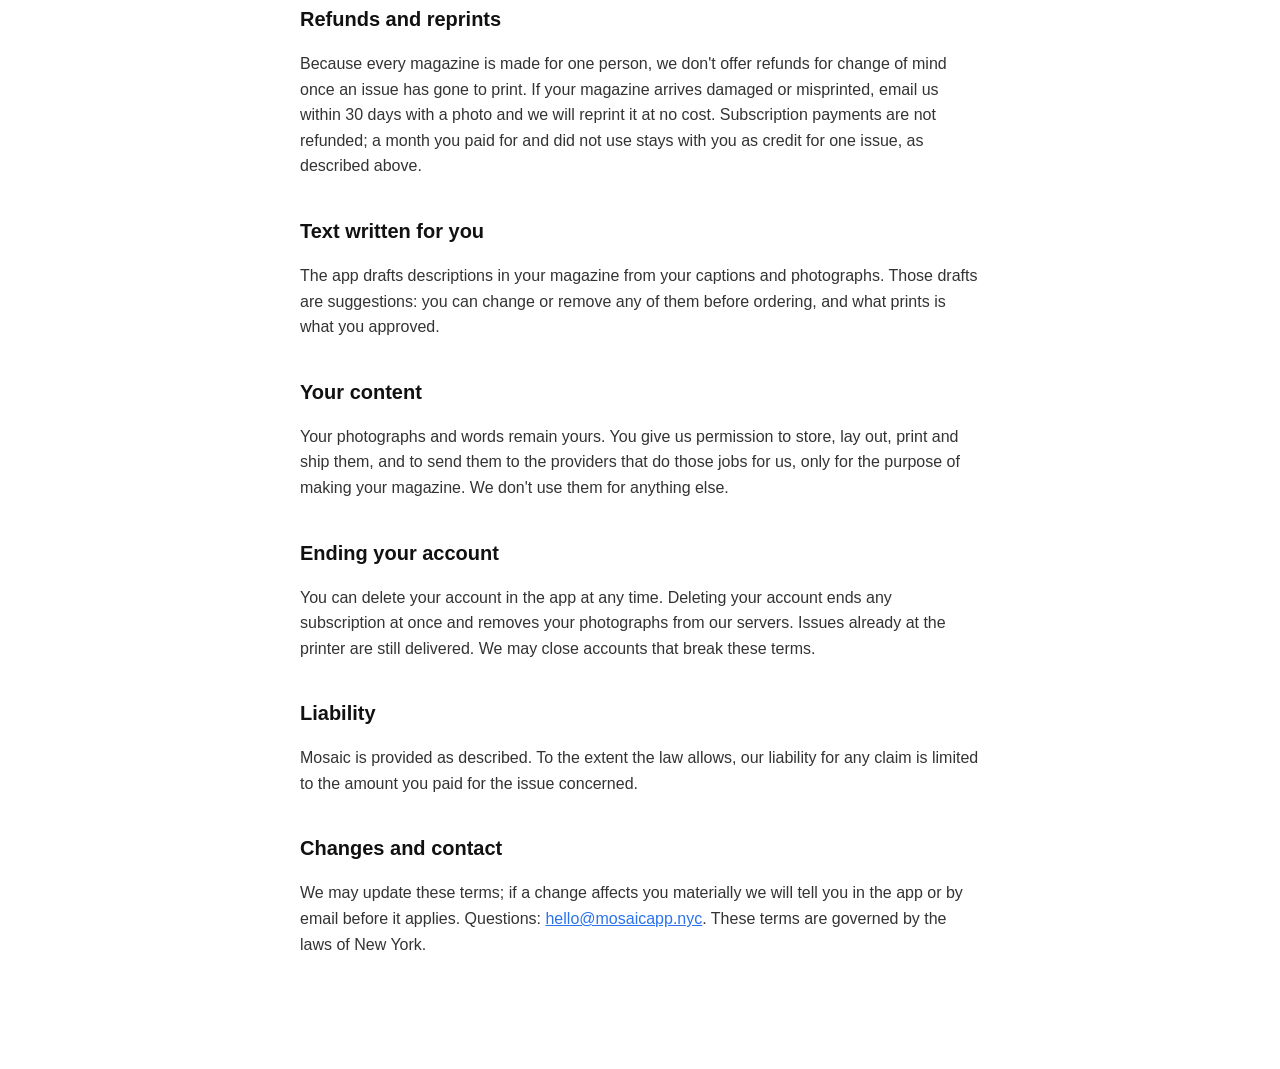
<file: terms.html>
<!doctype html>
<html lang="en">
<head>
<meta charset="utf-8">
<meta name="viewport" content="width=device-width, initial-scale=1">
<title>Terms of Service — Mosaic</title>
<style>
  body { font: 16px/1.6 -apple-system, Inter, Helvetica, Arial, sans-serif; color: #111; background: #fff; margin: 0; }
  main { max-width: 680px; margin: 0 auto; padding: 56px 24px 96px; }
  h1 { font-size: 34px; letter-spacing: -0.5px; margin: 0 0 6px; }
  h2 { font-size: 20px; margin: 36px 0 8px; }
  p, li { color: #333; }
  .meta { color: #777; font-size: 14px; }
  .box { border: 1px solid #ddd; border-radius: 12px; padding: 16px 20px; background: #fafafa; }
  a { color: #2a73ed; }
</style>
</head>
<body>
<main>
<h1>Terms of Service</h1>
<p class="meta">Mosaic · Last updated September 28, 2026</p>

<p>These are the terms for using Mosaic, the app and the printed magazines we make from your photographs. By creating an account or placing an order you agree to them. They are written to be read; if anything is unclear, email <a href="mailto:hello@mosaicapp.nyc">hello@mosaicapp.nyc</a>.</p>

<h2>What Mosaic is</h2>
<p>Each month we publish a magazine design. You add photographs and captions from your month, the app lays them into that month's design and writes the longer text from your captions, and we print and post the result. You review everything before you order.</p>

<h2>Your account</h2>
<p>You need to be at least 13. You can use the app without signing in; an order needs an email address that works, so we can send your confirmation and tracking. You are responsible for what is uploaded from your account. Only add photographs you have the right to use.</p>

<h2>Buying a single issue</h2>
<p>A single issue costs the price shown at checkout, currently $45 including shipping within the United States. Extra copies of an issue are $30 each. Shipping to Canada is $5. Payment is taken when you order.</p>

<div class="box">
<h2 style="margin-top:0">Subscriptions</h2>
<ul>
  <li><strong>Price:</strong> $35 a month, including shipping within the United States. Each payment covers one issue.</li>
  <li><strong>Billing day:</strong> you are charged $35 when you subscribe, which covers the issue for the month under way, and then $35 on the 1st of each following month. If you subscribe late in a month, the two charges will be close together; each pays for a separate issue.</li>
  <li><strong>No minimum term and no fee.</strong> The subscription runs month to month. You can cancel at any time in the app, and it ends at the close of the month you have already paid for.</li>
  <li><strong>One issue a month is included,</strong> once that month's payment has gone through. Extra copies are $30 each, and another issue in the same month is $30.</li>
  <li><strong>Skipped months:</strong> if a month you paid for goes by without an issue, that payment carries over. Your card is not charged again until you have used it. A month carried over is not refunded. If you cancel with one unused, it stays on your account as credit for one issue, which you can use later.</li>
  <li><strong>Renewal:</strong> your subscription renews automatically each month until you cancel. We will email you before any change in price.</li>
</ul>
</div>

<h2>Ordering and the end of the month</h2>
<p>Each month has its own design, and that month's issue can be ordered until the month ends. An issue goes to print as soon as it is ordered. Once ordered it is fixed and cannot be changed.</p>

<h2>Printing and delivery</h2>
<p>Issues are printed and shipped by our print partner, usually within two weeks of your order. Shipping is included for addresses in the United States, and costs $5 to Canada. You are responsible for giving us a correct address; we can't recover a magazine sent to a wrong one.</p>

<h2>Refunds and reprints</h2>
<p>Because every magazine is made for one person, we don't offer refunds for change of mind once an issue has gone to print. If your magazine arrives damaged or misprinted, email us within 30 days with a photo and we will reprint it at no cost. Subscription payments are not refunded; a month you paid for and did not use stays with you as credit for one issue, as described above.</p>

<h2>Text written for you</h2>
<p>The app drafts descriptions in your magazine from your captions and photographs. Those drafts are suggestions: you can change or remove any of them before ordering, and what prints is what you approved.</p>

<h2>Your content</h2>
<p>Your photographs and words remain yours. You give us permission to store, lay out, print and ship them, and to send them to the providers that do those jobs for us, only for the purpose of making your magazine. We don't use them for anything else.</p>

<h2>Ending your account</h2>
<p>You can delete your account in the app at any time. Deleting your account ends any subscription at once and removes your photographs from our servers. Issues already at the printer are still delivered. We may close accounts that break these terms.</p>

<h2>Liability</h2>
<p>Mosaic is provided as described. To the extent the law allows, our liability for any claim is limited to the amount you paid for the issue concerned.</p>

<h2>Changes and contact</h2>
<p>We may update these terms; if a change affects you materially we will tell you in the app or by email before it applies. Questions: <a href="mailto:hello@mosaicapp.nyc">hello@mosaicapp.nyc</a>. These terms are governed by the laws of New York.</p>
</main>
</body>
</html>
</file>
<file: _shared.css>
:root { --ink: #111; --muted: #777; --paper: #f6f4ef; --line: rgba(0,0,0,.08); }
* { box-sizing: border-box; }
body { margin: 0; background: var(--paper); color: var(--ink); font: 16px/1.55 Inter, -apple-system, Helvetica, Arial, sans-serif; -webkit-text-size-adjust: 100%; }
header { display: flex; align-items: center; justify-content: space-between; padding: 18px 22px; }
header img { height: 22px; width: auto; }
header nav { display: flex; gap: 18px; align-items: center; font-size: 13px; }
header nav a { color: var(--ink); text-decoration: none; }
header nav .cta { background: var(--ink); color: #fff; padding: 9px 14px; border-radius: 999px; font-weight: 500; }
main { max-width: 860px; margin: 0 auto; padding: 8vh 24px 12vh; }
h1 { font: 400 clamp(44px, 7vw, 84px)/1.02 'Instrument Serif', Georgia, serif; letter-spacing: -0.02em; margin: 0 0 14px; }
h1 i { font-style: italic; }
.lede { color: var(--muted); font-size: 17px; max-width: 520px; margin: 0 0 56px; }
footer { display: flex; justify-content: space-between; flex-wrap: wrap; gap: 10px; padding: 24px 22px; font-size: 12px; color: var(--muted); border-top: 1px solid var(--line); }
footer a { color: var(--muted); text-decoration: none; }
@media (max-width: 600px) { header nav { gap: 12px; } header nav .quiet { display: none; } }
</file>
